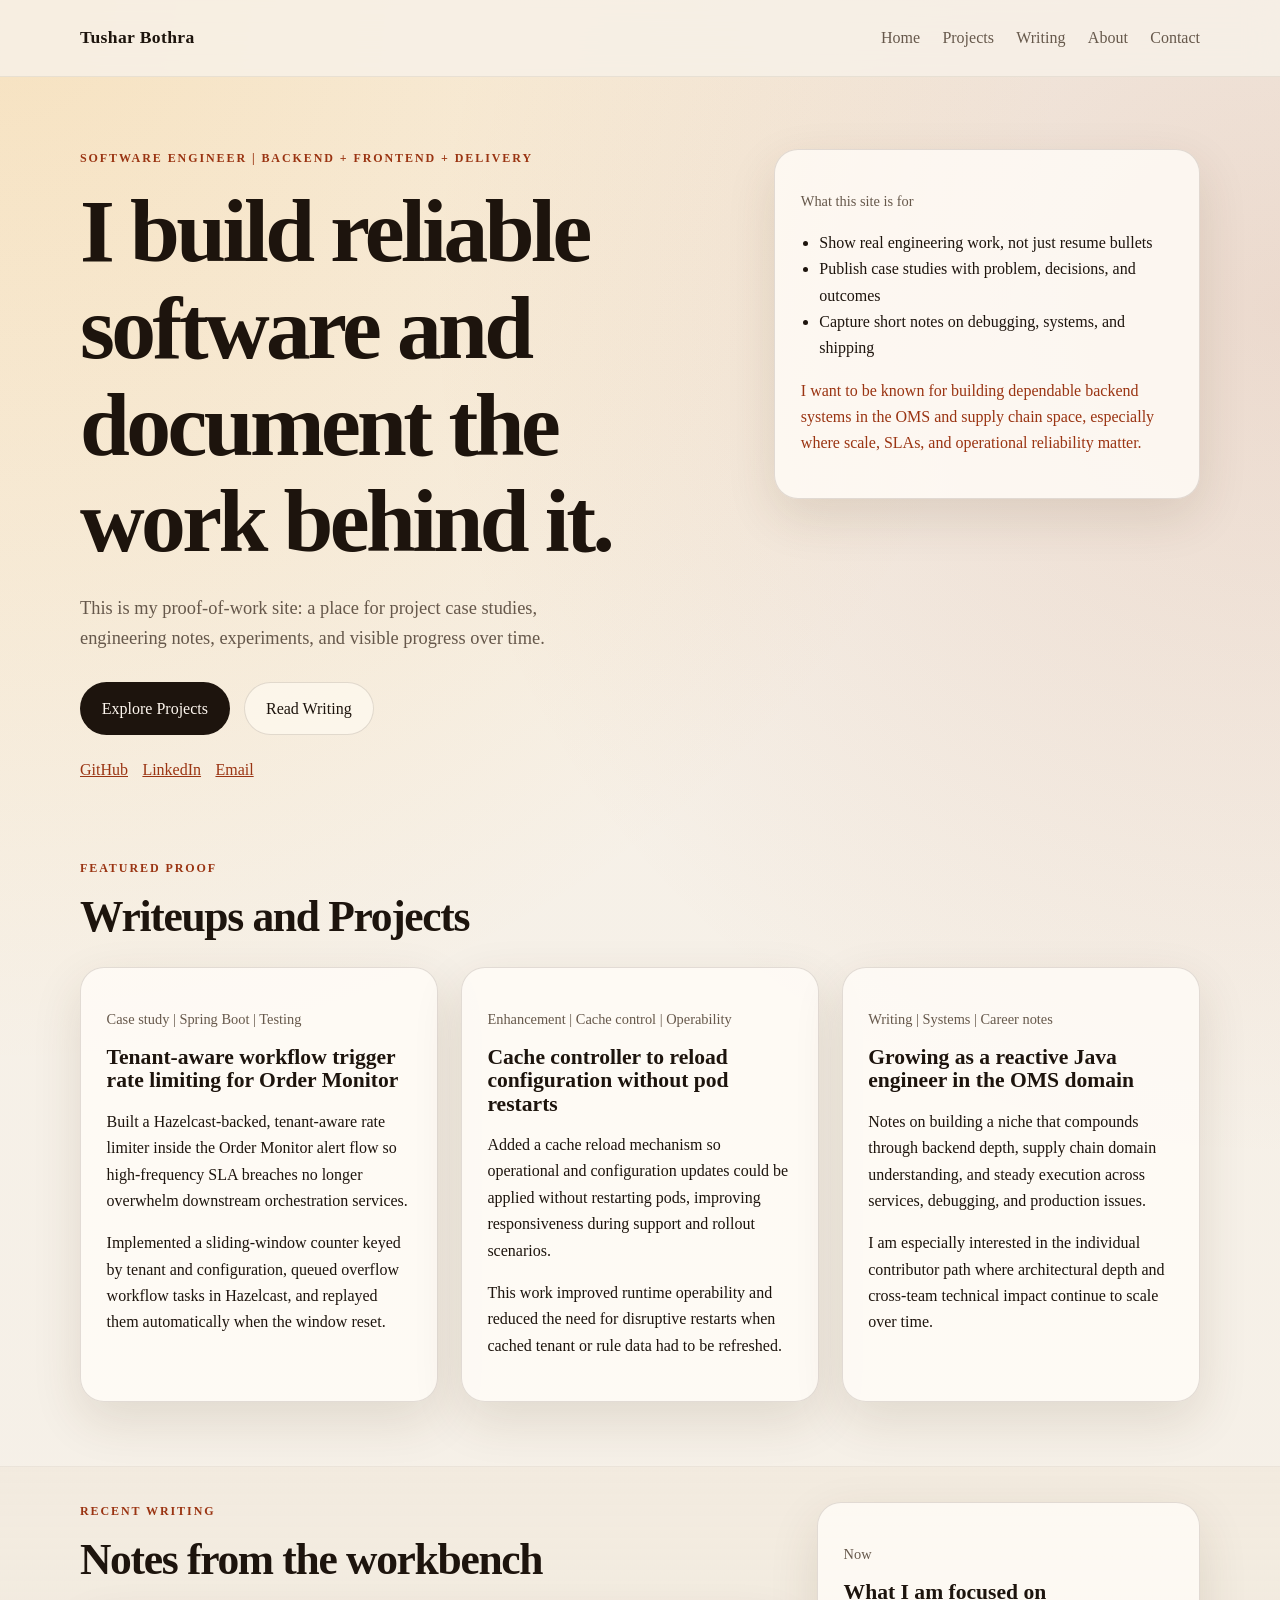
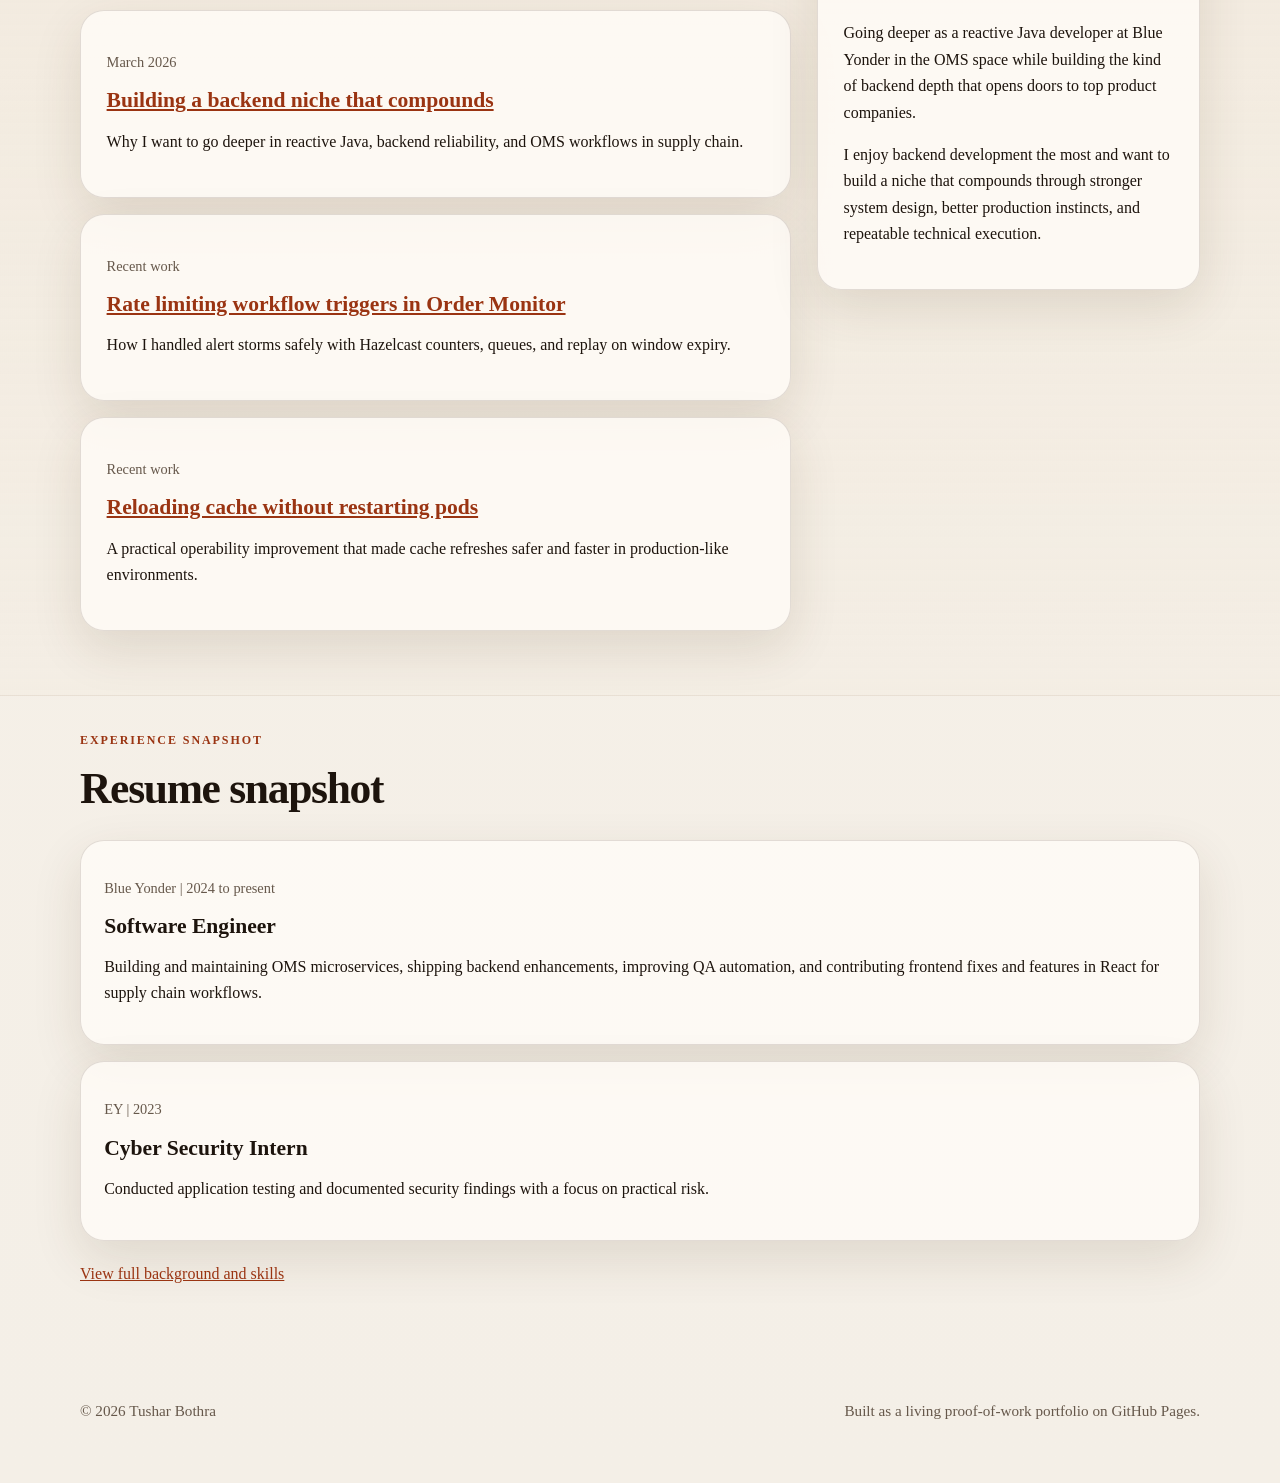
<file: index.html>
<!DOCTYPE html>
<html lang="en">

<head>
    <meta charset="UTF-8">
    <meta name="viewport" content="width=device-width, initial-scale=1.0">
    <title>Tushar Bothra | Resume Portfolio</title>
    <meta name="description"
        content="Tushar Bothra builds backend systems, frontend features, and engineering workflows. This site collects projects, writing, and proof of work.">
    <link rel="stylesheet" href="style.css">
</head>

<body>
    <header class="site-header">
        <div class="container nav-shell">
            <a class="brand" href="index.html">Tushar Bothra</a>
            <nav class="site-nav" aria-label="Primary">
				<a href="index.html">Home</a>
                <a href="projects.html">Projects</a>
                <a href="writing.html">Writing</a>
                <a href="about.html">About</a>
                <a href="mailto:tusharbothra13@gmail.com">Contact</a>
            </nav>
        </div>
    </header>

    <main>
        <section class="hero">
            <div class="container hero-grid">
                <div>
                    <p class="eyebrow">Software engineer | backend + frontend + delivery</p>
                    <h1>I build reliable software and document the work behind it.</h1>
                    <p class="lead">
                        This is my proof-of-work site: a place for project case studies, engineering notes,
                        experiments, and visible progress over time.
                    </p>
                    <div class="hero-actions">
                        <a class="button button-primary" href="projects.html">Explore Projects</a>
                        <a class="button button-secondary" href="writing.html">Read Writing</a>
                    </div>
                    <div class="inline-links">
                        <a href="https://github.com/Tushar9999999999" target="_blank" rel="noreferrer">GitHub</a>
                        <a href="https://linkedin.com/in/tushar-bothra" target="_blank" rel="noreferrer">LinkedIn</a>
                        <a href="mailto:tusharbothra13@gmail.com">Email</a>
                    </div>
                </div>

                <aside class="hero-panel">
                    <p class="panel-label">What this site is for</p>
                    <ul class="signal-list">
                        <li>Show real engineering work, not just resume bullets</li>
                        <li>Publish case studies with problem, decisions, and outcomes</li>
                        <li>Capture short notes on debugging, systems, and shipping</li>
                    </ul>
                    <p class="panel-note">
                        I want to be known for building dependable backend systems in the OMS and supply chain space,
                        especially where scale, SLAs, and operational reliability matter.
                    </p>
                </aside>
            </div>
        </section>

        <section class="section">
            <div class="container">
                <div class="section-heading">
                    <p class="eyebrow">Featured proof</p>
                    <h2>Writeups and Projects</h2>
                </div>

                <div class="card-grid card-grid-featured">
                    <article class="feature-card">
                        <p class="meta">Case study | Spring Boot | Testing</p>
                        <h3>Tenant-aware workflow trigger rate limiting for Order Monitor</h3>
                        <p>
                            Built a Hazelcast-backed, tenant-aware rate limiter inside the Order Monitor alert flow
                            so high-frequency SLA breaches no longer overwhelm downstream orchestration services.
                        </p>
                        <p>
                            Implemented a sliding-window counter keyed by tenant and configuration, queued overflow
                            workflow tasks in Hazelcast, and replayed them automatically when the window reset.
                        </p>
                    </article>

                    <article class="feature-card">
                        <p class="meta">Enhancement | Cache control | Operability</p>
                        <h3>Cache controller to reload configuration without pod restarts</h3>
                        <p>
                            Added a cache reload mechanism so operational and configuration updates could be applied
                            without restarting pods, improving responsiveness during support and rollout scenarios.
                        </p>
                        <p>
                            This work improved runtime operability and reduced the need for disruptive restarts when
                            cached tenant or rule data had to be refreshed.
                        </p>
                    </article>

                    <article class="feature-card">
                        <p class="meta">Writing | Systems | Career notes</p>
                        <h3>Growing as a reactive Java engineer in the OMS domain</h3>
                        <p>
                            Notes on building a niche that compounds through backend depth, supply chain domain
                            understanding, and steady execution across services, debugging, and production issues.
                        </p>
                        <p>
                            I am especially interested in the individual contributor path where architectural depth
                            and cross-team technical impact continue to scale over time.
                        </p>
                    </article>
                </div>
            </div>
        </section>

        <section class="section section-alt">
            <div class="container split-layout">
                <div>
                    <div class="section-heading">
                        <p class="eyebrow">Recent writing</p>
                        <h2>Notes from the workbench</h2>
                    </div>

                    <div class="stack-list">
                        <article class="list-card">
                            <p class="meta">March 2026</p>
                            <h3><a href="writing.html">Building a backend niche that compounds</a></h3>
                            <p>Why I want to go deeper in reactive Java, backend reliability, and OMS workflows in supply chain.</p>
                        </article>

                        <article class="list-card">
                            <p class="meta">Recent work</p>
                            <h3><a href="writing.html">Rate limiting workflow triggers in Order Monitor</a></h3>
                            <p>How I handled alert storms safely with Hazelcast counters, queues, and replay on window expiry.</p>
                        </article>

                        <article class="list-card">
                            <p class="meta">Recent work</p>
                            <h3><a href="writing.html">Reloading cache without restarting pods</a></h3>
                            <p>A practical operability improvement that made cache refreshes safer and faster in production-like environments.</p>
                        </article>
                    </div>
                </div>

                <aside class="sidebar-card">
                    <p class="panel-label">Now</p>
                    <h3>What I am focused on</h3>
                    <p>
                        Going deeper as a reactive Java developer at Blue Yonder in the OMS space while building the
                        kind of backend depth that opens doors to top product companies.
                    </p>
                    <p>
                        I enjoy backend development the most and want to build a niche that compounds through stronger
                        system design, better production instincts, and repeatable technical execution.
                    </p>
                </aside>
            </div>
        </section>

        <section class="section">
            <div class="container">
                <div class="section-heading">
                    <p class="eyebrow">Experience snapshot</p>
                    <h2>Resume snapshot</h2>
                </div>

                <div class="timeline">
                    <article class="timeline-item">
                        <p class="meta">Blue Yonder | 2024 to present</p>
                        <h3>Software Engineer</h3>
                        <p>
                            Building and maintaining OMS microservices, shipping backend enhancements, improving QA
                            automation, and contributing frontend fixes and features in React for supply chain workflows.
                        </p>
                    </article>

                    <article class="timeline-item">
                        <p class="meta">EY | 2023</p>
                        <h3>Cyber Security Intern</h3>
                        <p>
                            Conducted application testing and documented security findings with a focus on practical risk.
                        </p>
                    </article>
                </div>

                <div class="section-cta">
                    <a class="text-link" href="about.html">View full background and skills</a>
                </div>
            </div>
        </section>
    </main>

    <footer class="site-footer">
        <div class="container footer-shell">
            <p>&copy; 2026 Tushar Bothra</p>
            <p>Built as a living proof-of-work portfolio on GitHub Pages.</p>
        </div>
    </footer>
</body>

</html>
</file>
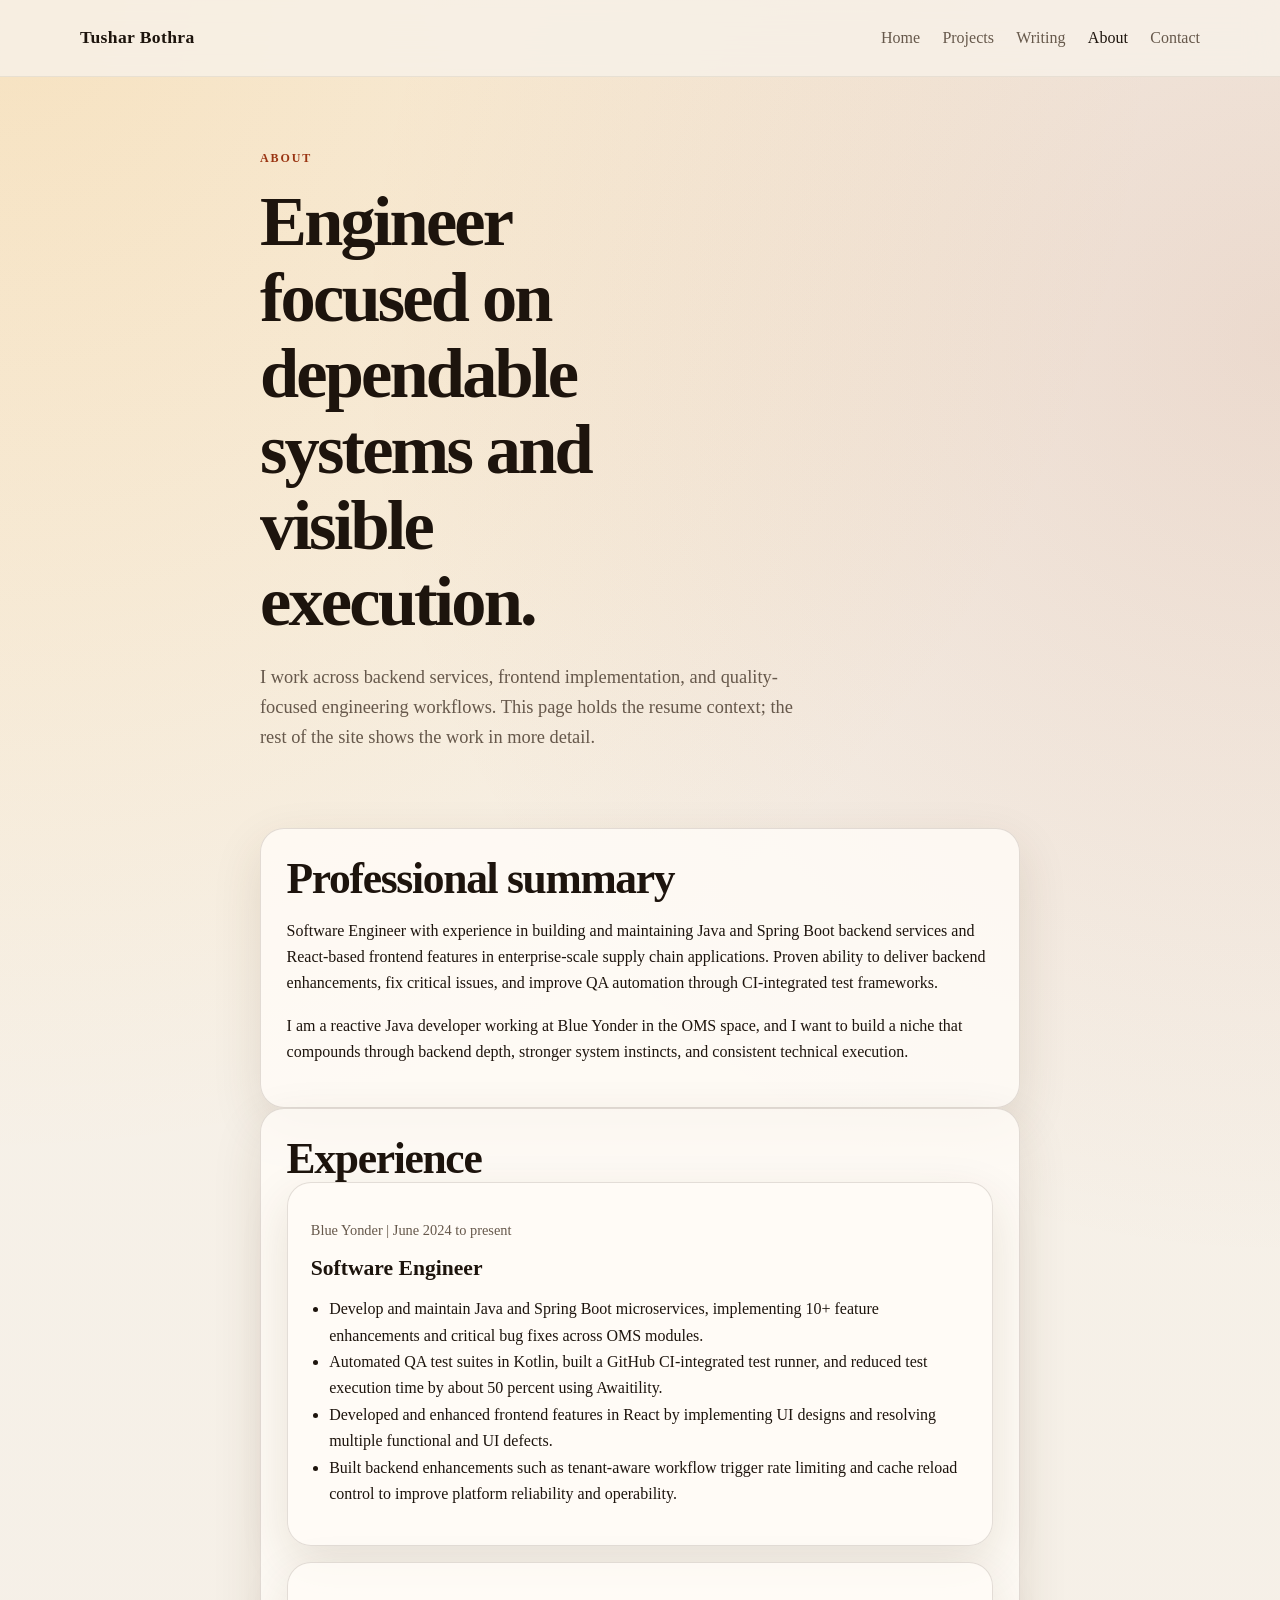
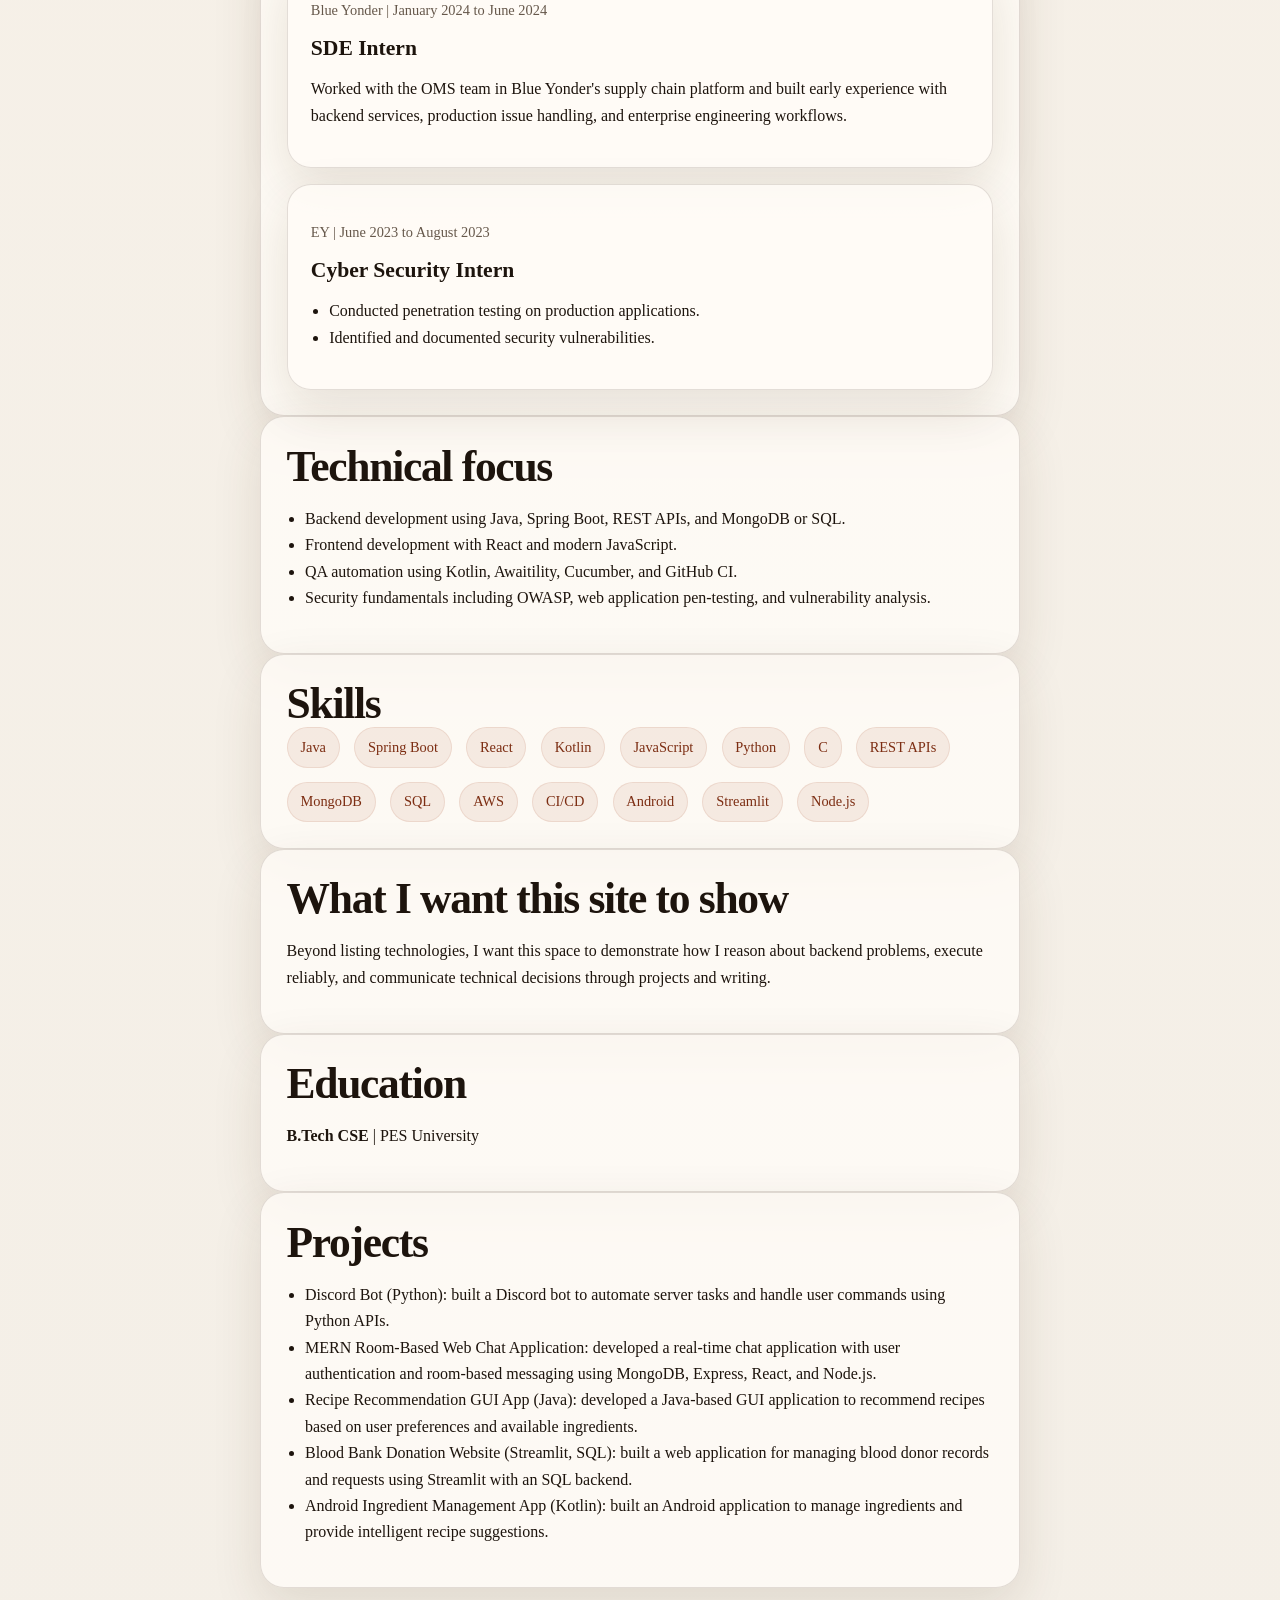
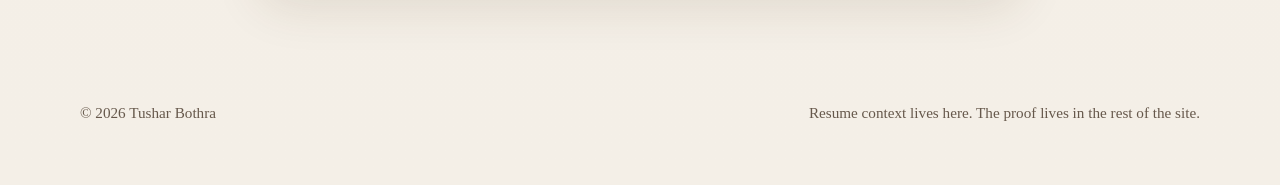
<file: about.html>
<!DOCTYPE html>
<html lang="en">

<head>
    <meta charset="UTF-8">
    <meta name="viewport" content="width=device-width, initial-scale=1.0">
    <title>About | Tushar Bothra</title>
    <meta name="description" content="Background, experience, and technical focus for Tushar Bothra.">
    <link rel="stylesheet" href="style.css">
</head>

<body>
    <header class="site-header">
        <div class="container nav-shell">
            <a class="brand" href="index.html">Tushar Bothra</a>
            <nav class="site-nav" aria-label="Primary">
				<a href="index.html">Home</a>
                <a href="projects.html">Projects</a>
                <a href="writing.html">Writing</a>
                <a href="about.html" aria-current="page">About</a>
                <a href="mailto:tusharbothra13@gmail.com">Contact</a>
            </nav>
        </div>
    </header>

    <main class="page-main">
        <section class="page-hero">
            <div class="container narrow">
                <p class="eyebrow">About</p>
                <h1>Engineer focused on dependable systems and visible execution.</h1>
                <p class="lead">
                    I work across backend services, frontend implementation, and quality-focused engineering workflows.
                    This page holds the resume context; the rest of the site shows the work in more detail.
                </p>
            </div>
        </section>

        <section class="section">
            <div class="container narrow">
                <article class="content-card">
                    <h2>Professional summary</h2>
                    <p>
                        Software Engineer with experience in building and maintaining Java and Spring Boot backend
                        services and React-based frontend features in enterprise-scale supply chain applications.
                        Proven ability to deliver backend enhancements, fix critical issues, and improve QA automation
                        through CI-integrated test frameworks.
                    </p>
                    <p>
                        I am a reactive Java developer working at Blue Yonder in the OMS space, and I want to build a
                        niche that compounds through backend depth, stronger system instincts, and consistent technical execution.
                    </p>
                </article>

                <article class="content-card">
                    <h2>Experience</h2>
                    <div class="timeline">
                        <div class="timeline-item">
                            <p class="meta">Blue Yonder | June 2024 to present</p>
                            <h3>Software Engineer</h3>
                            <ul class="clean-list">
                                <li>Develop and maintain Java and Spring Boot microservices, implementing 10+ feature enhancements and critical bug fixes across OMS modules.</li>
                                <li>Automated QA test suites in Kotlin, built a GitHub CI-integrated test runner, and reduced test execution time by about 50 percent using Awaitility.</li>
                                <li>Developed and enhanced frontend features in React by implementing UI designs and resolving multiple functional and UI defects.</li>
                                <li>Built backend enhancements such as tenant-aware workflow trigger rate limiting and cache reload control to improve platform reliability and operability.</li>
                            </ul>
                        </div>

                        <div class="timeline-item">
                            <p class="meta">Blue Yonder | January 2024 to June 2024</p>
                            <h3>SDE Intern</h3>
                            <p>
                                Worked with the OMS team in Blue Yonder's supply chain platform and built early
                                experience with backend services, production issue handling, and enterprise engineering workflows.
                            </p>
                        </div>

                        <div class="timeline-item">
                            <p class="meta">EY | June 2023 to August 2023</p>
                            <h3>Cyber Security Intern</h3>
                            <ul class="clean-list">
                                <li>Conducted penetration testing on production applications.</li>
                                <li>Identified and documented security vulnerabilities.</li>
                            </ul>
                        </div>
                    </div>
                </article>

                <article class="content-card">
                    <h2>Technical focus</h2>
                    <ul class="clean-list">
                        <li>Backend development using Java, Spring Boot, REST APIs, and MongoDB or SQL.</li>
                        <li>Frontend development with React and modern JavaScript.</li>
                        <li>QA automation using Kotlin, Awaitility, Cucumber, and GitHub CI.</li>
                        <li>Security fundamentals including OWASP, web application pen-testing, and vulnerability analysis.</li>
                    </ul>
                </article>

                <article class="content-card">
                    <h2>Skills</h2>
                    <div class="tag-cloud">
                        <span>Java</span>
                        <span>Spring Boot</span>
                        <span>React</span>
                        <span>Kotlin</span>
                        <span>JavaScript</span>
                        <span>Python</span>
                        <span>C</span>
                        <span>REST APIs</span>
                        <span>MongoDB</span>
                        <span>SQL</span>
                        <span>AWS</span>
                        <span>CI/CD</span>
                        <span>Android</span>
                        <span>Streamlit</span>
                        <span>Node.js</span>
                    </div>
                </article>

                <article class="content-card">
                    <h2>What I want this site to show</h2>
                    <p>
                        Beyond listing technologies, I want this space to demonstrate how I reason about backend
                        problems, execute reliably, and communicate technical decisions through projects and writing.
                    </p>
                </article>

                <article class="content-card">
                    <h2>Education</h2>
                    <p><strong>B.Tech CSE</strong> | PES University</p>
                </article>

                <article class="content-card">
                    <h2>Projects</h2>
                    <ul class="clean-list">
                        <li>Discord Bot (Python): built a Discord bot to automate server tasks and handle user commands using Python APIs.</li>
                        <li>MERN Room-Based Web Chat Application: developed a real-time chat application with user authentication and room-based messaging using MongoDB, Express, React, and Node.js.</li>
                        <li>Recipe Recommendation GUI App (Java): developed a Java-based GUI application to recommend recipes based on user preferences and available ingredients.</li>
                        <li>Blood Bank Donation Website (Streamlit, SQL): built a web application for managing blood donor records and requests using Streamlit with an SQL backend.</li>
                        <li>Android Ingredient Management App (Kotlin): built an Android application to manage ingredients and provide intelligent recipe suggestions.</li>
                    </ul>
                </article>
            </div>
        </section>
    </main>

    <footer class="site-footer">
        <div class="container footer-shell">
            <p>&copy; 2026 Tushar Bothra</p>
            <p>Resume context lives here. The proof lives in the rest of the site.</p>
        </div>
    </footer>
</body>

</html>
</file>
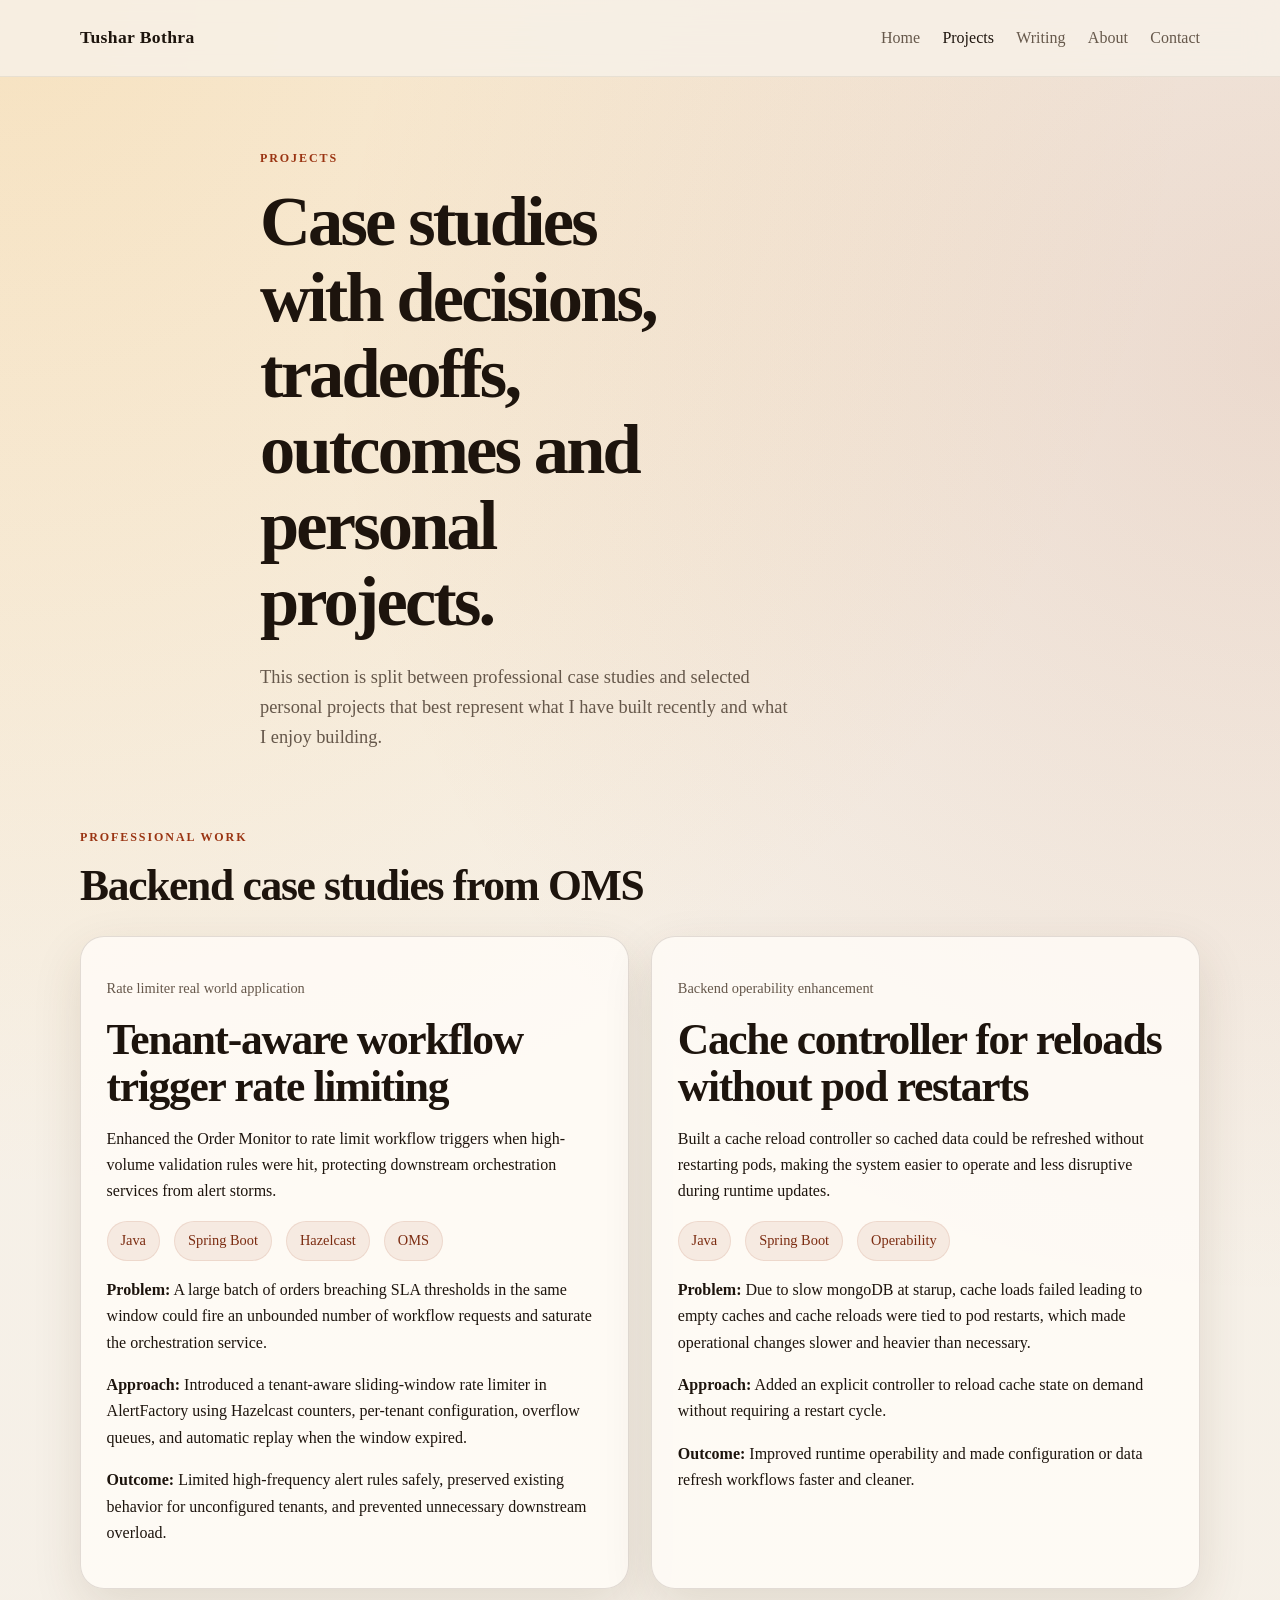
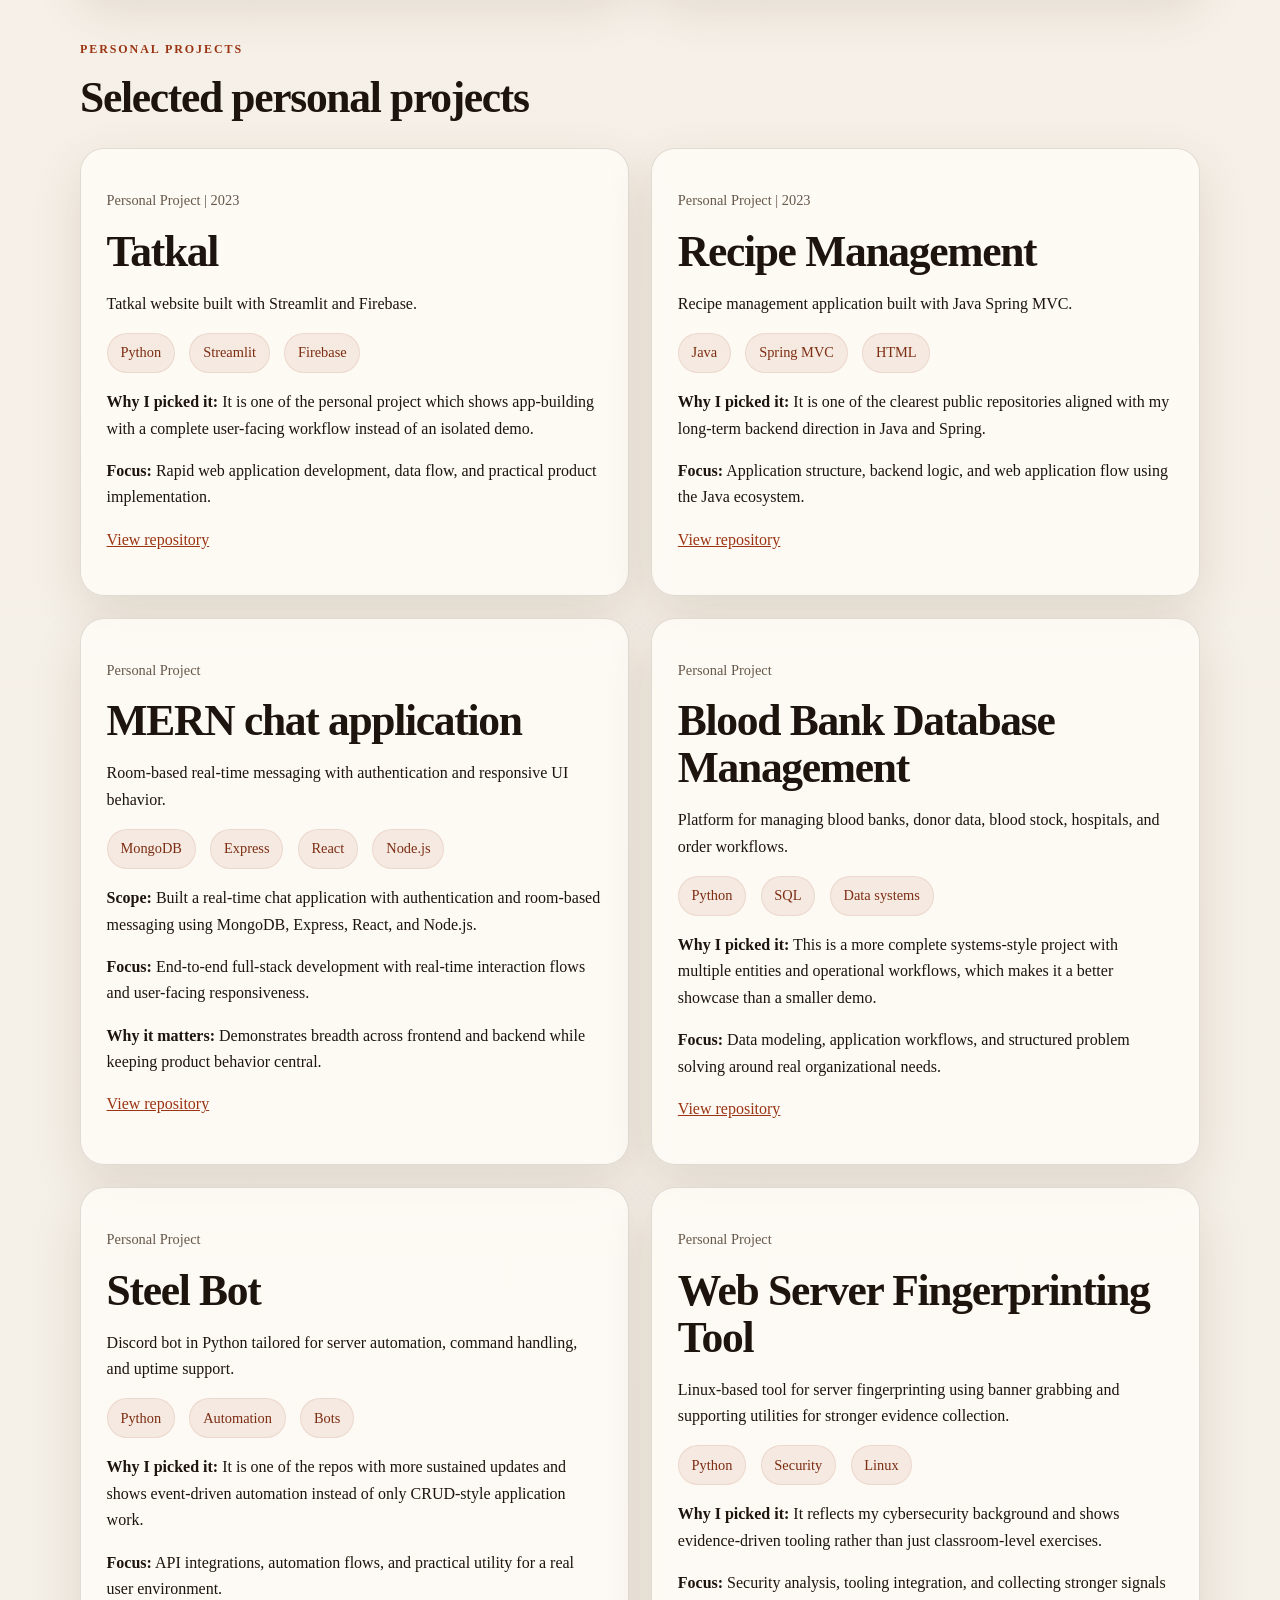
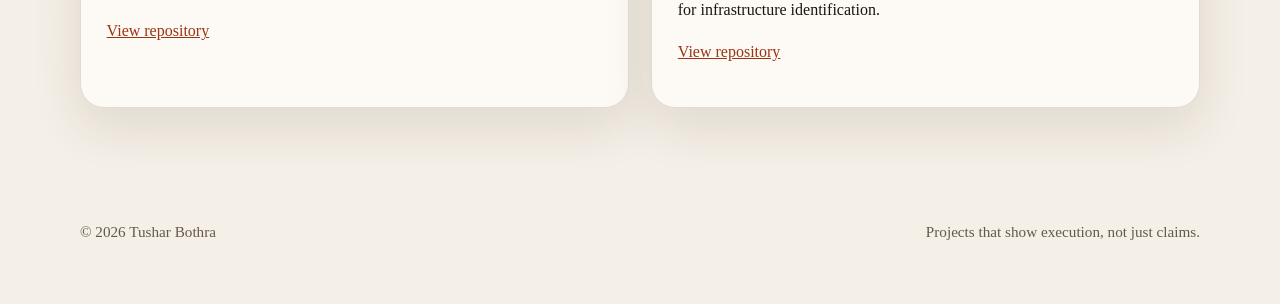
<file: projects.html>
<!DOCTYPE html>
<html lang="en">

<head>
    <meta charset="UTF-8">
    <meta name="viewport" content="width=device-width, initial-scale=1.0">
    <title>Projects | Tushar Bothra</title>
    <meta name="description" content="Selected engineering projects and case studies by Tushar Bothra.">
    <link rel="stylesheet" href="style.css">
</head>

<body>
    <header class="site-header">
        <div class="container nav-shell">
            <a class="brand" href="index.html">Tushar Bothra</a>
            <nav class="site-nav" aria-label="Primary">
				<a href="index.html">Home</a>
                <a href="projects.html" aria-current="page">Projects</a>
                <a href="writing.html">Writing</a>
                <a href="about.html">About</a>
                <a href="mailto:tusharbothra13@gmail.com">Contact</a>
            </nav>
        </div>
    </header>

    <main class="page-main">
        <section class="page-hero">
            <div class="container narrow">
                <p class="eyebrow">Projects</p>
                <h1>Case studies with decisions, tradeoffs, outcomes and personal projects.</h1>
                <p class="lead">
                    This section is split between professional case studies and selected personal projects that
                    best represent what I have built recently and what I enjoy building.
                </p>
            </div>
        </section>

        <section class="section">
            <div class="container">
                <div class="section-heading">
                    <p class="eyebrow">Professional work</p>
                    <h2>Backend case studies from OMS</h2>
                </div>

                <div class="project-grid">
                    <article class="project-card">
                        <p class="meta">Rate limiter real world application</p>
                        <h2>Tenant-aware workflow trigger rate limiting</h2>
                        <p>
                            Enhanced the Order Monitor to rate limit workflow triggers when high-volume validation
                            rules were hit, protecting downstream orchestration services from alert storms.
                        </p>
                        <div class="tag-row">
                            <span>Java</span>
                            <span>Spring Boot</span>
                            <span>Hazelcast</span>
                            <span>OMS</span>
                        </div>
                        <p><strong>Problem:</strong> A large batch of orders breaching SLA thresholds in the same window could fire an unbounded number of workflow requests and saturate the orchestration service.</p>
                        <p><strong>Approach:</strong> Introduced a tenant-aware sliding-window rate limiter in AlertFactory using Hazelcast counters, per-tenant configuration, overflow queues, and automatic replay when the window expired.</p>
                        <p><strong>Outcome:</strong> Limited high-frequency alert rules safely, preserved existing behavior for unconfigured tenants, and prevented unnecessary downstream overload.</p>
                    </article>

                    <article class="project-card">
                        <p class="meta">Backend operability enhancement</p>
                        <h2>Cache controller for reloads without pod restarts</h2>
                        <p>
                            Built a cache reload controller so cached data could be refreshed without restarting pods,
                            making the system easier to operate and less disruptive during runtime updates.
                        </p>
                        <div class="tag-row">
                            <span>Java</span>
                            <span>Spring Boot</span>
                            <span>Operability</span>
                        </div>
                        <p><strong>Problem:</strong> Due to slow mongoDB at starup, cache loads failed leading to empty caches and cache reloads were tied to pod restarts, which made operational changes slower and heavier than necessary.</p>
                        <p><strong>Approach:</strong> Added an explicit controller to reload cache state on demand without requiring a restart cycle.</p>
                        <p><strong>Outcome:</strong> Improved runtime operability and made configuration or data refresh workflows faster and cleaner.</p>
                    </article>
                </div>

                <div class="section-heading project-section-gap">
                    <p class="eyebrow">Personal Projects</p>
                    <h2>Selected personal projects</h2>
                </div>

                <div class="project-grid">
                    <article class="project-card">
                        <p class="meta">Personal Project | 2023</p>
                        <h2>Tatkal</h2>
                        <p>Tatkal website built with Streamlit and Firebase.</p>
                        <div class="tag-row">
                            <span>Python</span>
                            <span>Streamlit</span>
                            <span>Firebase</span>
                        </div>
                        <p><strong>Why I picked it:</strong> It is one of the personal project which shows app-building with a complete user-facing workflow instead of an isolated demo.</p>
                        <p><strong>Focus:</strong> Rapid web application development, data flow, and practical product implementation.</p>
                        <p><a class="text-link" href="https://github.com/Tushar9999999999/Tatkal" target="_blank" rel="noreferrer">View repository</a></p>
                    </article>

                    <article class="project-card">
                        <p class="meta">Personal Project | 2023</p>
                        <h2>Recipe Management</h2>
                        <p>Recipe management application built with Java Spring MVC.</p>
                        <div class="tag-row">
                            <span>Java</span>
                            <span>Spring MVC</span>
                            <span>HTML</span>
                        </div>
                        <p><strong>Why I picked it:</strong> It is one of the clearest public repositories aligned with my long-term backend direction in Java and Spring.</p>
                        <p><strong>Focus:</strong> Application structure, backend logic, and web application flow using the Java ecosystem.</p>
                        <p><a class="text-link" href="https://github.com/Tushar9999999999/Recipe-Management" target="_blank" rel="noreferrer">View repository</a></p>
                    </article>

                    <article class="project-card">
                        <p class="meta">Personal Project</p>
                        <h2>MERN chat application</h2>
                        <p>Room-based real-time messaging with authentication and responsive UI behavior.</p>
                        <div class="tag-row">
                            <span>MongoDB</span>
                            <span>Express</span>
                            <span>React</span>
                            <span>Node.js</span>
                        </div>
                        <p><strong>Scope:</strong> Built a real-time chat application with authentication and room-based messaging using MongoDB, Express, React, and Node.js.</p>
                        <p><strong>Focus:</strong> End-to-end full-stack development with real-time interaction flows and user-facing responsiveness.</p>
                        <p><strong>Why it matters:</strong> Demonstrates breadth across frontend and backend while keeping product behavior central.</p>
                        <p><a class="text-link" href="https://github.com/Tushar9999999999/Room-Based-Web-Chat" target="_blank" rel="noreferrer">View repository</a></p>
                    </article>

                    <article class="project-card">
                        <p class="meta">Personal Project</p>
                        <h2>Blood Bank Database Management</h2>
                        <p>Platform for managing blood banks, donor data, blood stock, hospitals, and order workflows.</p>
                        <div class="tag-row">
                            <span>Python</span>
                            <span>SQL</span>
                            <span>Data systems</span>
                        </div>
                        <p><strong>Why I picked it:</strong> This is a more complete systems-style project with multiple entities and operational workflows, which makes it a better showcase than a smaller demo.</p>
                        <p><strong>Focus:</strong> Data modeling, application workflows, and structured problem solving around real organizational needs.</p>
                        <p><a class="text-link" href="https://github.com/Tushar9999999999/Blood-Bank-Database-Management" target="_blank" rel="noreferrer">View repository</a></p>
                    </article>

                    <article class="project-card">
                        <p class="meta">Personal Project</p>
                        <h2>Steel Bot</h2>
                        <p>Discord bot in Python tailored for server automation, command handling, and uptime support.</p>
                        <div class="tag-row">
                            <span>Python</span>
                            <span>Automation</span>
                            <span>Bots</span>
                        </div>
                        <p><strong>Why I picked it:</strong> It is one of the repos with more sustained updates and shows event-driven automation instead of only CRUD-style application work.</p>
                        <p><strong>Focus:</strong> API integrations, automation flows, and practical utility for a real user environment.</p>
                        <p><a class="text-link" href="https://github.com/Tushar9999999999/Steel-Bot" target="_blank" rel="noreferrer">View repository</a></p>
                    </article>

                    <article class="project-card">
                        <p class="meta">Personal Project</p>
                        <h2>Web Server Fingerprinting Tool</h2>
                        <p>Linux-based tool for server fingerprinting using banner grabbing and supporting utilities for stronger evidence collection.</p>
                        <div class="tag-row">
                            <span>Python</span>
                            <span>Security</span>
                            <span>Linux</span>
                        </div>
                        <p><strong>Why I picked it:</strong> It reflects my cybersecurity background and shows evidence-driven tooling rather than just classroom-level exercises.</p>
                        <p><strong>Focus:</strong> Security analysis, tooling integration, and collecting stronger signals for infrastructure identification.</p>
                        <p><a class="text-link" href="https://github.com/Tushar9999999999/Web-Server-Fingerprinting-Tool" target="_blank" rel="noreferrer">View repository</a></p>
                    </article>
                </div>
            </div>
        </section>
    </main>

    <footer class="site-footer">
        <div class="container footer-shell">
            <p>&copy; 2026 Tushar Bothra</p>
            <p>Projects that show execution, not just claims.</p>
        </div>
    </footer>
</body>

</html>
</file>
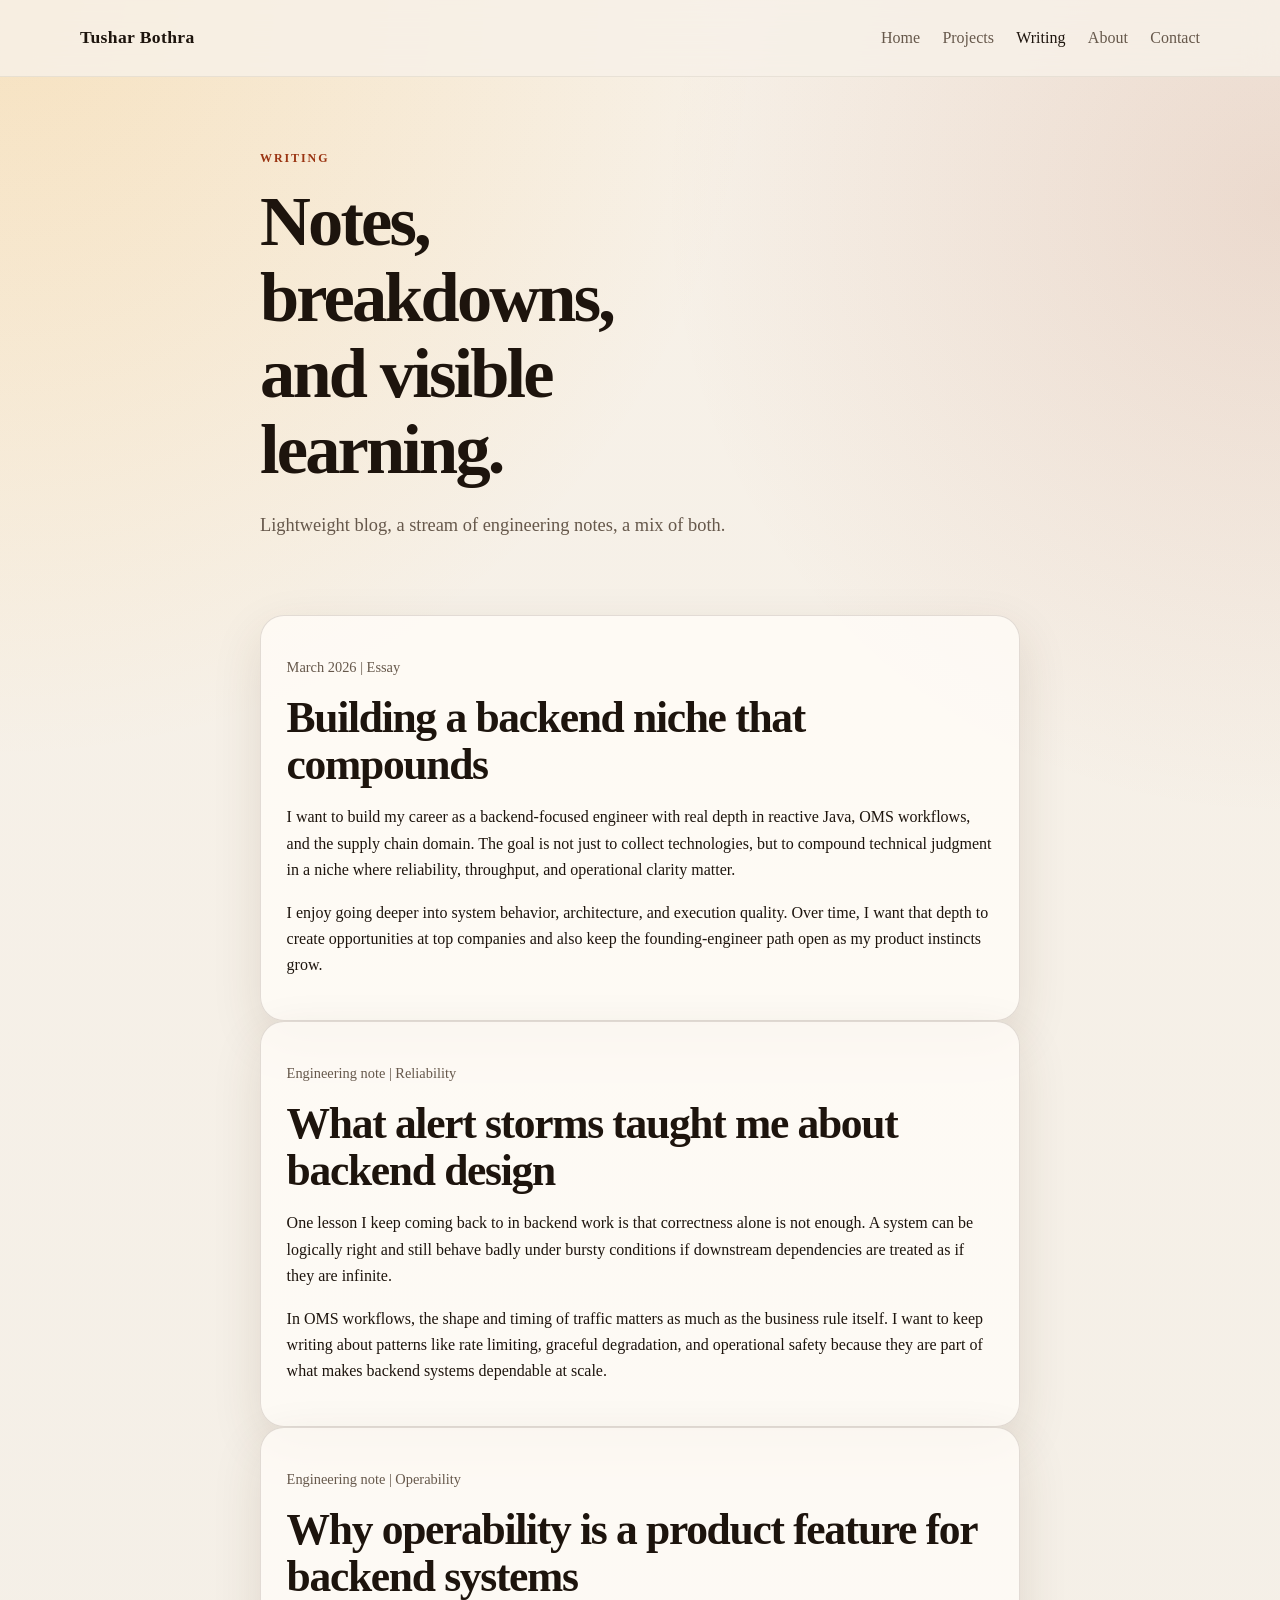
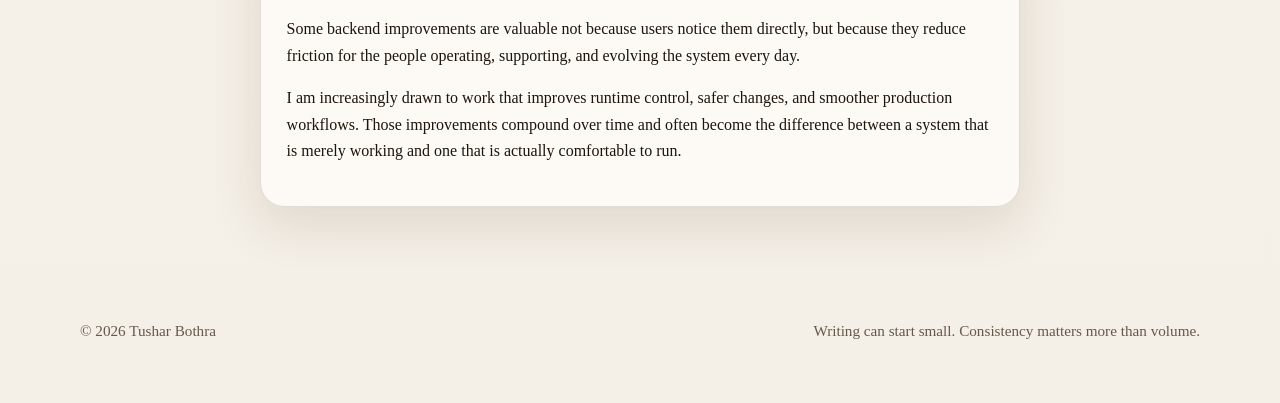
<file: writing.html>
<!DOCTYPE html>
<html lang="en">

<head>
    <meta charset="UTF-8">
    <meta name="viewport" content="width=device-width, initial-scale=1.0">
    <title>Writing | Tushar Bothra</title>
    <meta name="description" content="Engineering notes, essays, and proof-of-work updates by Tushar Bothra.">
    <link rel="stylesheet" href="style.css">
</head>

<body>
    <header class="site-header">
        <div class="container nav-shell">
            <a class="brand" href="index.html">Tushar Bothra</a>
            <nav class="site-nav" aria-label="Primary">
				<a href="index.html">Home</a>
                <a href="projects.html">Projects</a>
                <a href="writing.html" aria-current="page">Writing</a>
                <a href="about.html">About</a>
                <a href="mailto:tusharbothra13@gmail.com">Contact</a>
            </nav>
        </div>
    </header>

    <main class="page-main">
        <section class="page-hero">
            <div class="container narrow">
                <p class="eyebrow">Writing</p>
                <h1>Notes, breakdowns, and visible learning.</h1>
                <p class="lead">
                    Lightweight blog, a stream of engineering notes, a mix of both.
                </p>
            </div>
        </section>

        <section class="section">
            <div class="container narrow">
                <article class="writing-card">
                    <p class="meta">March 2026 | Essay</p>
                    <h2>Building a backend niche that compounds</h2>
                    <p>
                        I want to build my career as a backend-focused engineer with real depth in reactive Java,
                        OMS workflows, and the supply chain domain. The goal is not just to collect technologies, but
                        to compound technical judgment in a niche where reliability, throughput, and operational clarity matter.
                    </p>
                    <p>
                        I enjoy going deeper into system behavior, architecture, and execution quality. 
						Over time, I want that depth to create opportunities at
                        top companies and also keep the founding-engineer path open as my product instincts grow.
                    </p>
                </article>

                <article class="writing-card">
                    <p class="meta">Engineering note | Reliability</p>
                    <h2>What alert storms taught me about backend design</h2>
                    <p>
                        One lesson I keep coming back to in backend work is that correctness alone is not enough.
                        A system can be logically right and still behave badly under bursty conditions if downstream
                        dependencies are treated as if they are infinite.
                    </p>
                    <p>
                        In OMS workflows, the shape and timing of traffic matters as much as the business rule itself.
                        I want to keep writing about patterns like rate limiting, graceful degradation, and operational
                        safety because they are part of what makes backend systems dependable at scale.
                    </p>
                </article>

                <article class="writing-card">
                    <p class="meta">Engineering note | Operability</p>
                    <h2>Why operability is a product feature for backend systems</h2>
                    <p>
                        Some backend improvements are valuable not because users notice them directly, but because they
                        reduce friction for the people operating, supporting, and evolving the system every day.
                    </p>
                    <p>
                        I am increasingly drawn to work that improves runtime control, safer changes, and smoother
                        production workflows. Those improvements compound over time and often become the difference
                        between a system that is merely working and one that is actually comfortable to run.
                    </p>
                </article>
            </div>
        </section>
    </main>

    <footer class="site-footer">
        <div class="container footer-shell">
            <p>&copy; 2026 Tushar Bothra</p>
            <p>Writing can start small. Consistency matters more than volume.</p>
        </div>
    </footer>
</body>

</html>
</file>
<file: style.css>
:root {
    --bg: #f4efe7;
    --bg-alt: #efe5d6;
    --surface: rgba(255, 252, 247, 0.82);
    --surface-strong: #fffaf2;
    --border: rgba(70, 52, 33, 0.15);
    --text: #1d140d;
    --muted: #66584b;
    --accent: #9a3412;
    --accent-soft: #f59e0b;
    --shadow: 0 18px 50px rgba(74, 47, 18, 0.12);
    --max-width: 1120px;
    --narrow-width: 760px;
}

* {
    box-sizing: border-box;
}

html {
    scroll-behavior: smooth;
}

body {
    margin: 0;
    font-family: Georgia, "Times New Roman", serif;
    color: var(--text);
    background:
        radial-gradient(circle at top left, rgba(245, 158, 11, 0.18), transparent 32%),
        radial-gradient(circle at right 10%, rgba(154, 52, 18, 0.12), transparent 28%),
        linear-gradient(180deg, #f7f1e8 0%, var(--bg) 100%);
    line-height: 1.65;
}

a {
    color: inherit;
}

img {
    max-width: 100%;
    display: block;
}

.container {
    width: min(calc(100% - 2rem), var(--max-width));
    margin: 0 auto;
}

.narrow {
    width: min(calc(100% - 2rem), var(--narrow-width));
}

.site-header {
    position: sticky;
    top: 0;
    z-index: 20;
    backdrop-filter: blur(16px);
    background: rgba(247, 241, 232, 0.82);
    border-bottom: 1px solid rgba(70, 52, 33, 0.08);
}

.nav-shell {
    display: flex;
    align-items: center;
    justify-content: space-between;
    gap: 1rem;
    min-height: 76px;
}

.brand {
    font-size: 1.1rem;
    font-weight: 700;
    text-decoration: none;
    letter-spacing: 0.02em;
}

.site-nav {
    display: flex;
    flex-wrap: wrap;
    gap: 1rem 1.4rem;
}

.site-nav a {
    text-decoration: none;
    color: var(--muted);
    transition: color 180ms ease;
}

.site-nav a:hover,
.site-nav a[aria-current="page"] {
    color: var(--text);
}

.hero,
.page-hero {
    padding: 4.5rem 0 2.5rem;
}

.hero-grid {
    display: grid;
    grid-template-columns: 1.4fr 0.9fr;
    gap: 2rem;
    align-items: start;
}

.eyebrow {
    margin: 0 0 0.9rem;
    text-transform: uppercase;
    letter-spacing: 0.16em;
    font-size: 0.75rem;
    color: var(--accent);
    font-weight: 700;
}

h1,
h2,
h3 {
    font-weight: 700;
    line-height: 1.08;
    margin: 0;
}

h1 {
    font-size: clamp(2.8rem, 7vw, 5.6rem);
    letter-spacing: -0.04em;
    max-width: 12ch;
}

.page-hero h1 {
    max-width: 13ch;
    font-size: clamp(2.4rem, 6vw, 4.4rem);
}

h2 {
    font-size: clamp(1.9rem, 3.4vw, 3rem);
    letter-spacing: -0.03em;
}

h3 {
    font-size: 1.35rem;
    margin-bottom: 0.5rem;
}

.lead {
    font-size: 1.15rem;
    max-width: 58ch;
    color: var(--muted);
    margin: 1.4rem 0 0;
}

.hero-actions,
.inline-links,
.tag-row,
.tag-cloud {
    display: flex;
    flex-wrap: wrap;
    gap: 0.9rem;
}

.hero-actions {
    margin-top: 1.8rem;
}

.button {
    display: inline-flex;
    align-items: center;
    justify-content: center;
    border-radius: 999px;
    padding: 0.78rem 1.3rem;
    text-decoration: none;
    border: 1px solid transparent;
    transition: transform 180ms ease, background 180ms ease, color 180ms ease;
}

.button:hover {
    transform: translateY(-1px);
}

.button-primary {
    background: var(--text);
    color: #fff8f0;
}

.button-secondary {
    border-color: var(--border);
    background: rgba(255, 250, 242, 0.66);
}

.inline-links {
    margin-top: 1.35rem;
}

.inline-links a,
.text-link,
.list-card a {
    color: var(--accent);
}

.hero-panel,
.sidebar-card,
.content-card,
.project-card,
.writing-card,
.feature-card,
.list-card,
.timeline-item {
    background: var(--surface);
    border: 1px solid var(--border);
    border-radius: 24px;
    box-shadow: var(--shadow);
}

.hero-panel,
.sidebar-card {
    padding: 1.6rem;
}

.panel-label,
.meta {
    color: var(--muted);
    font-size: 0.9rem;
}

.signal-list,
.clean-list {
    padding-left: 1.15rem;
}

.panel-note,
.placeholder {
    color: var(--accent);
}

.section {
    padding: 2.2rem 0 4rem;
}

.section-alt {
    background: linear-gradient(180deg, rgba(239, 229, 214, 0.48), rgba(239, 229, 214, 0.18));
    border-top: 1px solid rgba(70, 52, 33, 0.06);
    border-bottom: 1px solid rgba(70, 52, 33, 0.06);
}

.section-heading {
    margin-bottom: 1.7rem;
}

.project-section-gap {
    margin-top: 3.2rem;
}

.card-grid {
    display: grid;
    gap: 1.4rem;
}

.card-grid-featured {
    grid-template-columns: repeat(3, minmax(0, 1fr));
}

.feature-card,
.list-card,
.project-card,
.writing-card,
.content-card {
    padding: 1.6rem;
}

.stack-list {
    display: grid;
    gap: 1rem;
}

.split-layout {
    display: grid;
    grid-template-columns: minmax(0, 1.3fr) minmax(280px, 0.7fr);
    gap: 1.6rem;
    align-items: start;
}

.timeline {
    display: grid;
    gap: 1rem;
}

.timeline-item {
    padding: 1.35rem 1.45rem;
}

.section-cta {
    margin-top: 1.25rem;
}

.project-grid {
    display: grid;
    grid-template-columns: repeat(2, minmax(0, 1fr));
    gap: 1.4rem;
}

.tag-row span,
.tag-cloud span {
    display: inline-flex;
    align-items: center;
    border-radius: 999px;
    padding: 0.45rem 0.8rem;
    background: rgba(157, 52, 18, 0.08);
    border: 1px solid rgba(157, 52, 18, 0.1);
    color: #7c2d12;
    font-size: 0.9rem;
}

.page-main {
    min-height: calc(100vh - 160px);
}

.site-footer {
    padding: 2rem 0 2.8rem;
}

.footer-shell {
    display: flex;
    justify-content: space-between;
    gap: 1rem;
    flex-wrap: wrap;
    color: var(--muted);
    font-size: 0.95rem;
}

@media (max-width: 920px) {
    .hero-grid,
    .split-layout,
    .card-grid-featured,
    .project-grid {
        grid-template-columns: 1fr;
    }

    h1,
    .page-hero h1 {
        max-width: 100%;
    }

    .nav-shell {
        padding: 0.75rem 0;
    }
}

@media (max-width: 640px) {
    .container,
    .narrow {
        width: min(calc(100% - 1.25rem), var(--max-width));
    }

    .site-header {
        position: static;
    }

    .nav-shell {
        align-items: flex-start;
        flex-direction: column;
        gap: 0.7rem;
    }

    .hero,
    .page-hero {
        padding-top: 2.8rem;
    }

    .feature-card,
    .list-card,
    .project-card,
    .writing-card,
    .content-card,
    .hero-panel,
    .sidebar-card,
    .timeline-item {
        border-radius: 20px;
    }
}
</file>
